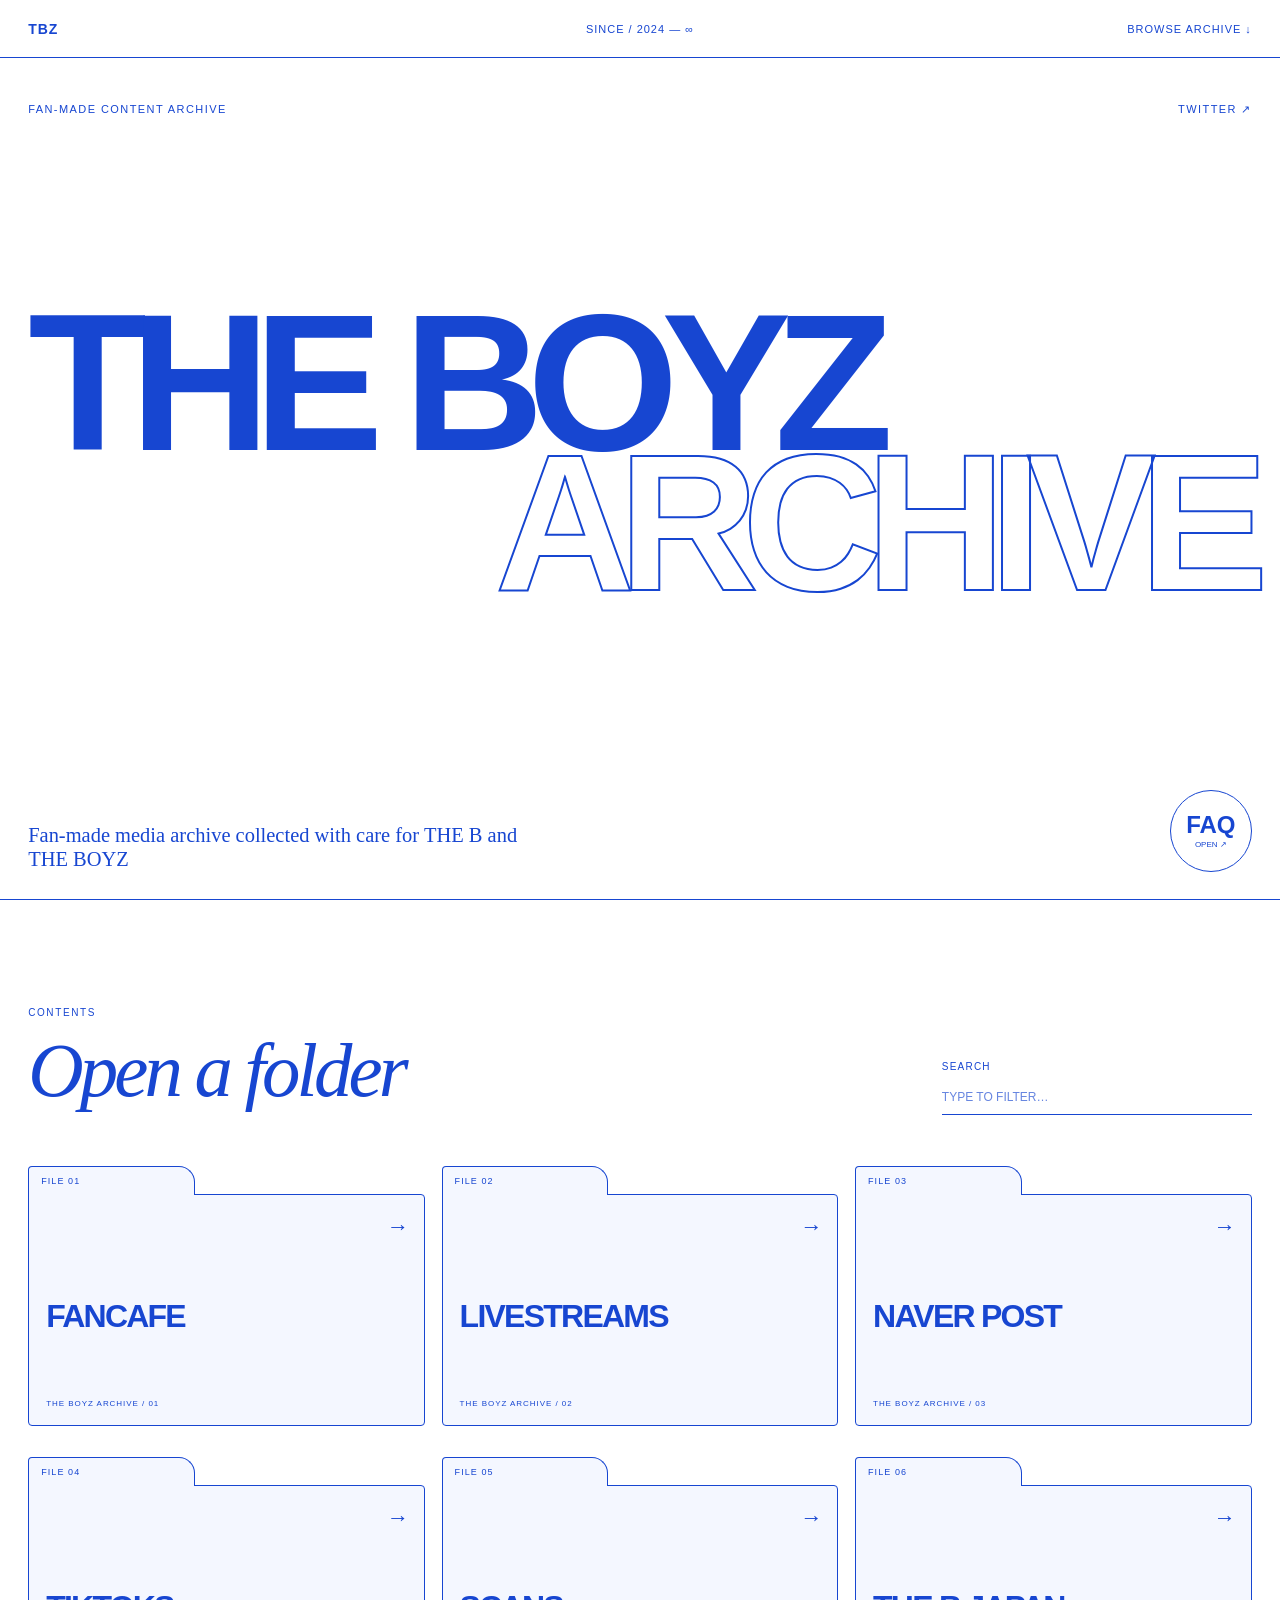
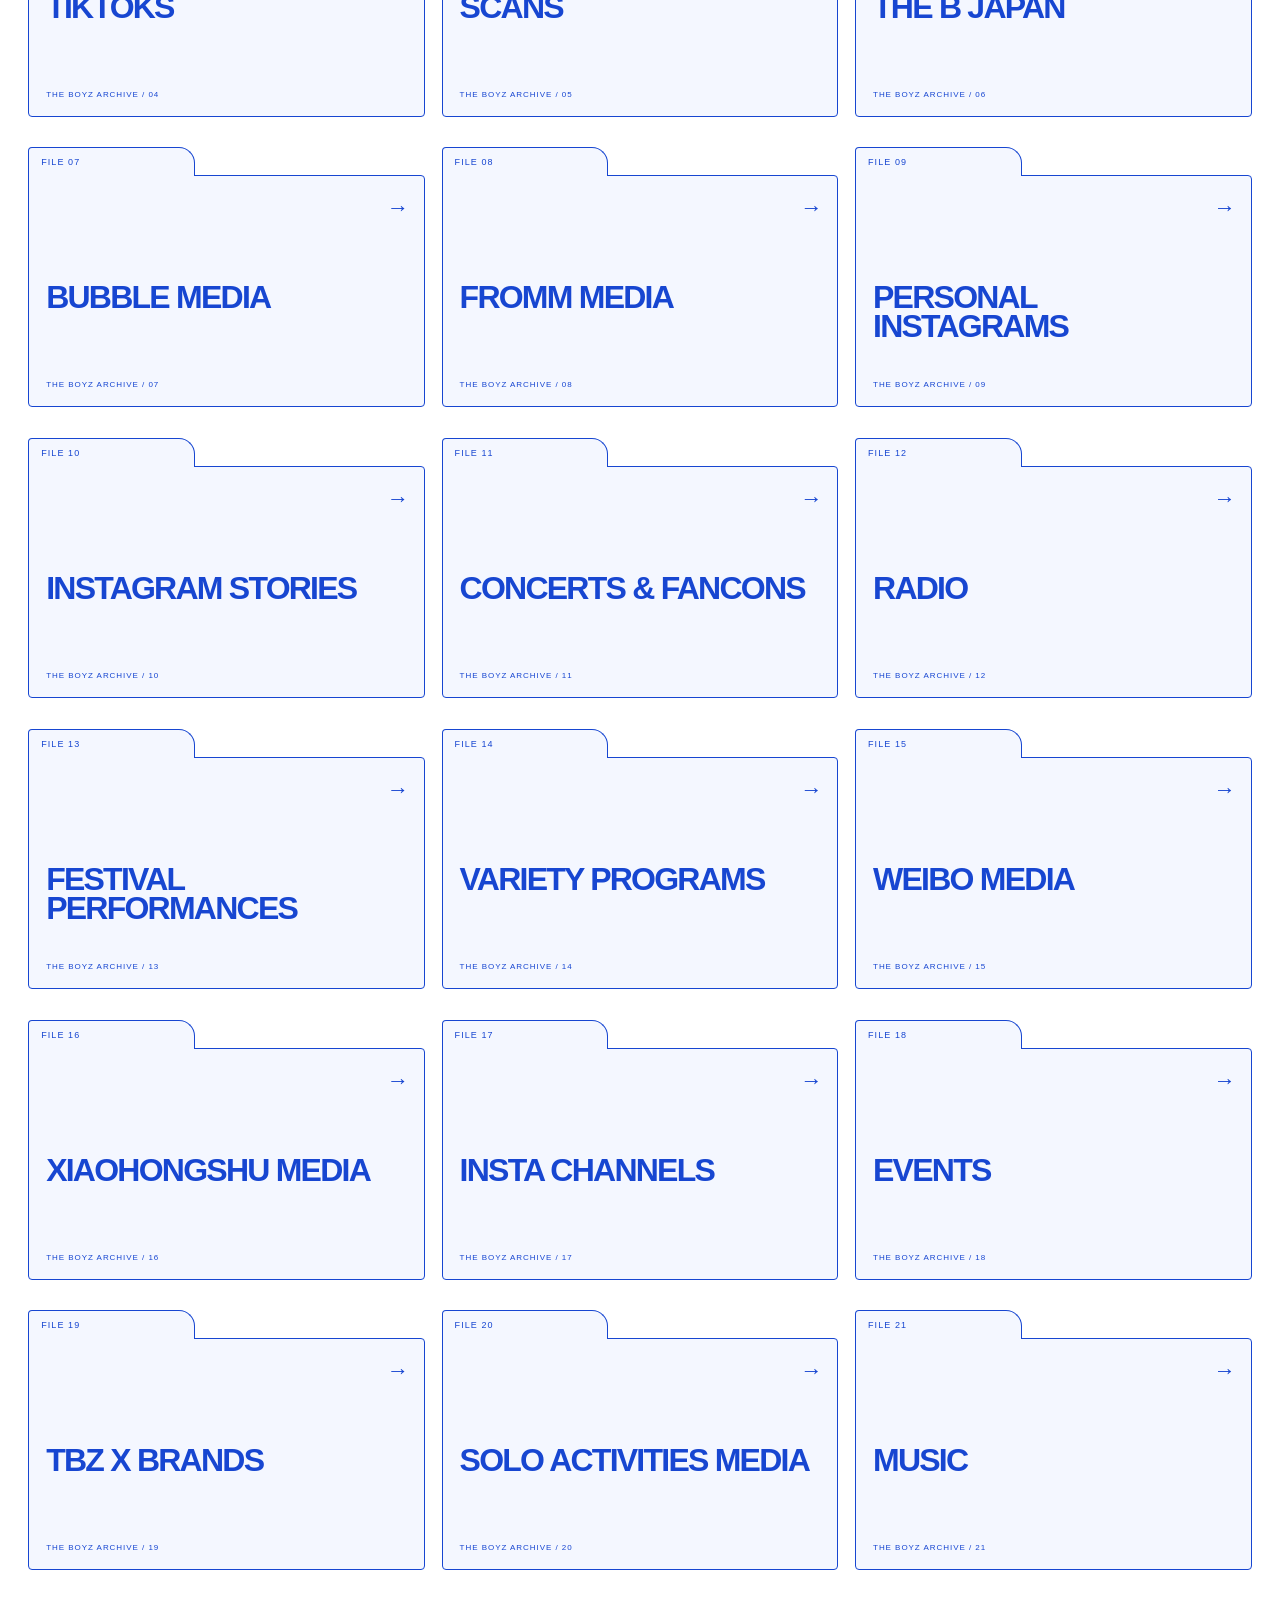
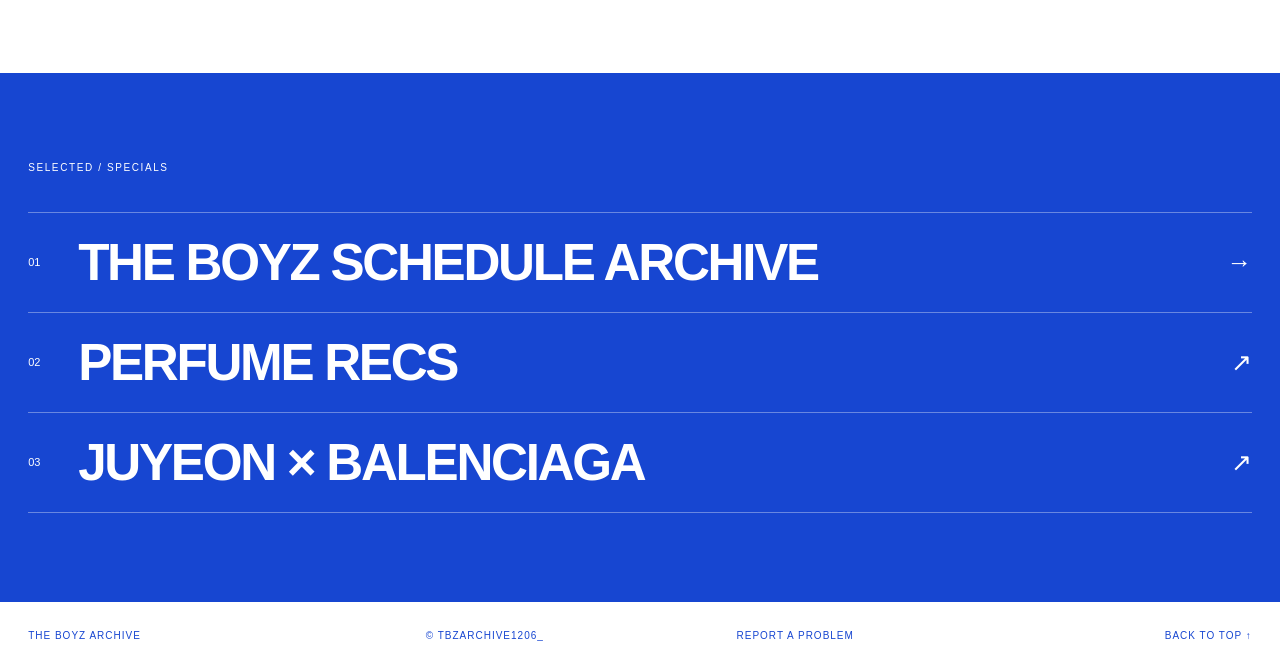
<file: index.html>
<!doctype html>
<html lang="en">
<head>
  <meta charset="utf-8">
  <meta name="viewport" content="width=device-width, initial-scale=1">
  <title>THE BOYZ ARCHIVE</title>
  <meta name="description" content="Fan-made media archive for THE BOYZ and THE B">
  <link rel="icon" type="image/png" href="./icon.png">
  <link rel="apple-touch-icon" href="./icon.png">
  <link rel="stylesheet" href="./styles.css">
</head>
<body>
  <main>
    <header class="topbar">
      <a href="#top" class="mark">TBZ</a>
      <p>SINCE / 2024 — ∞</p>
      <a href="#archive">Browse archive ↓</a>
    </header>

    <section class="hero" id="top">
      <div class="eyebrow">
        <span>FAN-MADE CONTENT ARCHIVE</span>
        <a href="https://x.com/tbzarchive1206_" target="_blank" rel="noreferrer">TWITTER ↗</a>
      </div>
      <h1><span>The Boyz</span><span class="outline">Archive</span></h1>
      <div class="hero-foot">
        <p>Fan-made media archive collected with care for THE B and THE BOYZ</p>
        <a class="issue" href="./faq.html" aria-label="Open frequently asked questions"><b>FAQ</b><span>OPEN ↗</span></a>
      </div>
    </section>

    <section class="archive" id="archive">
      <div class="section-head">
        <div><span class="kicker">CONTENTS</span><h2>Open a folder</h2></div>
        <label class="search">Search <input id="search" placeholder="TYPE TO FILTER…" aria-label="Search archive"></label>
      </div>
      <div class="folder-grid" id="folders"></div>
      <p class="empty" id="empty" hidden>No folder found. Try another keyword.</p>
    </section>

    <section class="specials">
      <span class="kicker">SELECTED / SPECIALS</span>
      <div class="special-row">
        <a href="https://tbzarchive1206.github.io/schedule-archive/"><span>01</span><b>THE BOYZ SCHEDULE ARCHIVE</b><i>→</i></a>
        <a href="https://tbzarchive.straw.page/perfumearchive" target="_blank" rel="noreferrer"><span>02</span><b>Perfume Recs</b><i>↗</i></a>
        <a href="https://tbzarchive.straw.page/juyeonbalenciaga" target="_blank" rel="noreferrer"><span>03</span><b>Juyeon × Balenciaga</b><i>↗</i></a>
      </div>
    </section>

    <footer>
      <p>THE BOYZ ARCHIVE</p>
      <p>© TBZARCHIVE1206_</p>
      <a href="./report-a-problem.html">Report a problem</a>
      <a href="#top">Back to top ↑</a>
    </footer>
  </main>
  <script src="./app.js"></script>
</body>
</html>
</file>
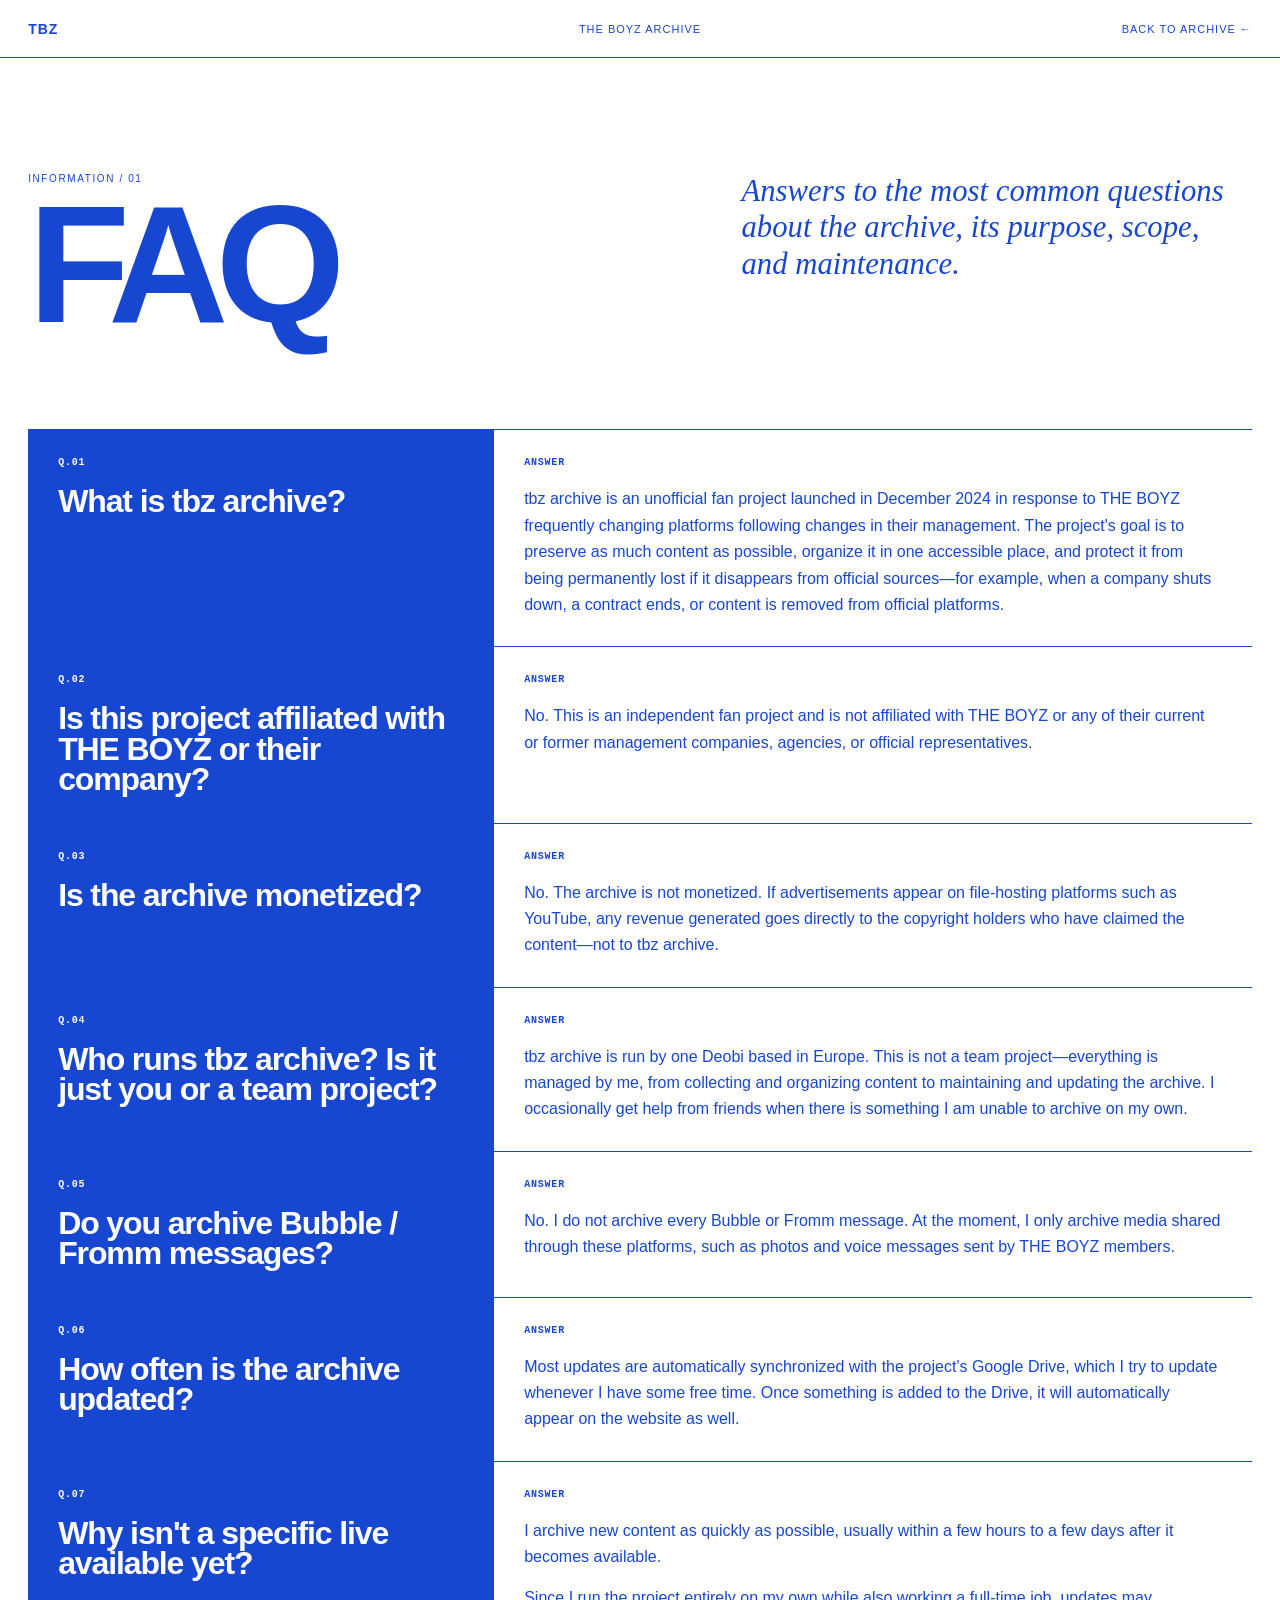
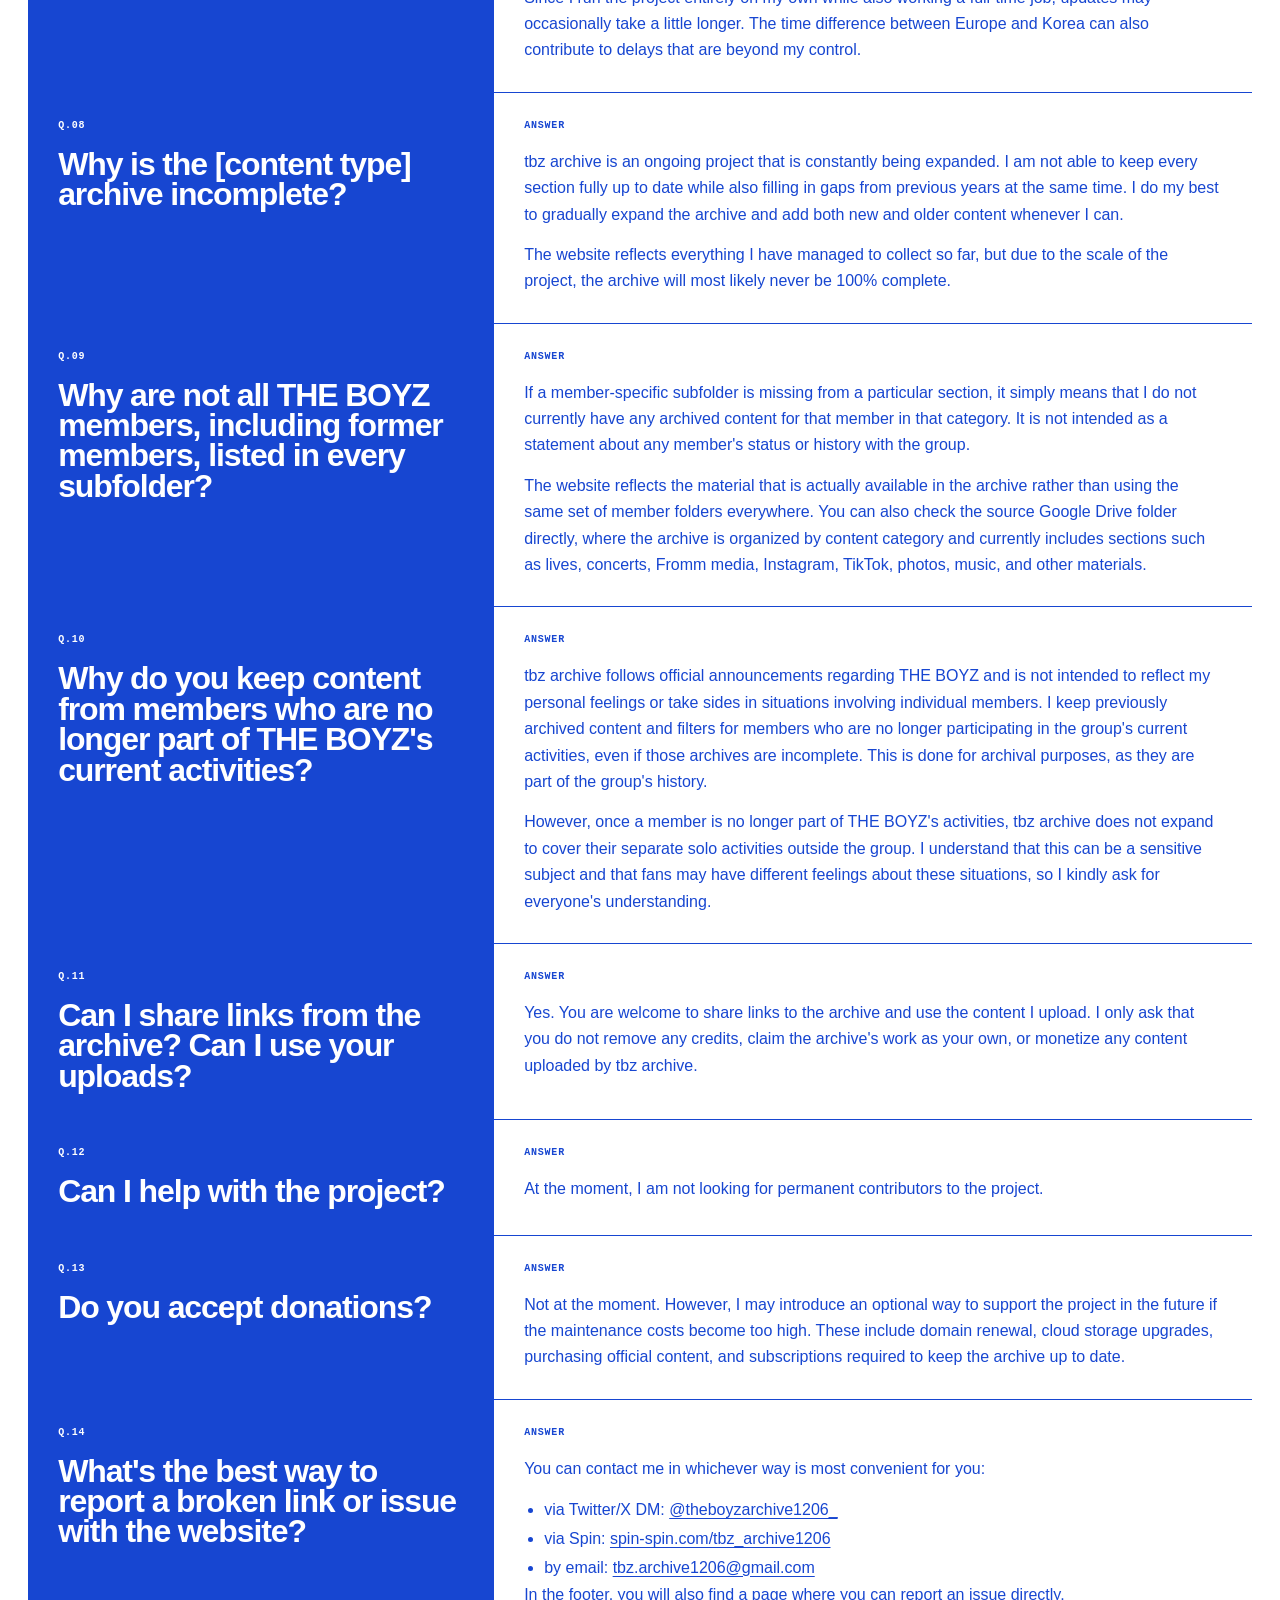
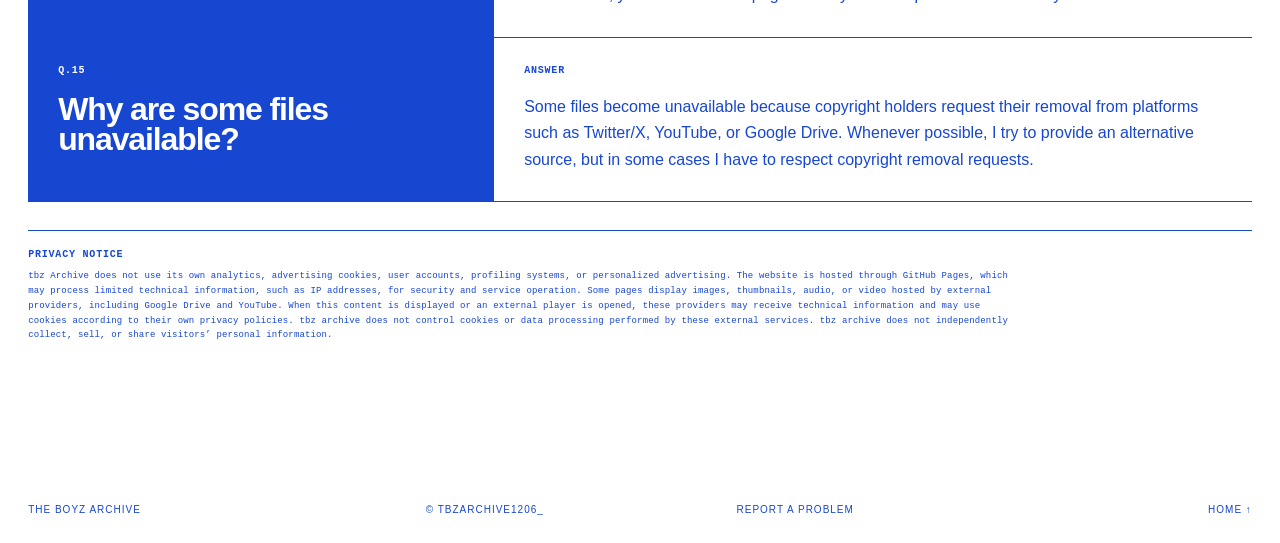
<file: faq.html>
<!doctype html>
<html lang="en">
<head>
  <meta charset="utf-8">
  <meta name="viewport" content="width=device-width, initial-scale=1">
  <title>FAQ — THE BOYZ ARCHIVE</title>
  <meta name="description" content="Frequently asked questions about THE BOYZ ARCHIVE">
  <link rel="icon" type="image/png" href="./icon.png">
  <link rel="apple-touch-icon" href="./icon.png">
  <link rel="stylesheet" href="./styles.css">
  <style>
    .faq-list { border-top: 1px solid currentColor; }
    .faq-item { display: grid; grid-template-columns: minmax(230px, 38%) 1fr; border-bottom: 1px solid currentColor; }
    .faq-question, .faq-answer { padding: 28px 30px; }
    .faq-question { background: var(--blue, #1746d1); color: #fff; }
    .faq-answer { border-left: 1px solid currentColor; }
    .faq-label { display: block; margin-bottom: 18px; font: 700 10px/1 "Courier New", monospace; letter-spacing: .08em; }
    .faq-question h2 { margin: 0; font: 800 clamp(22px, 2.5vw, 38px)/.95 "Arial Narrow", Arial, sans-serif; letter-spacing: -.035em; }
    .faq-answer p { margin: 0 0 14px; line-height: 1.65; }
    .faq-answer p:last-child { margin-bottom: 0; }
    .faq-answer ul { margin: 14px 0 0; padding-left: 20px; line-height: 1.8; }
    .faq-answer a { text-decoration: underline; text-underline-offset: 3px; }
    .privacy-notice { margin-top: 28px; padding: 18px 0; border-top: 1px solid currentColor; font: 9px/1.65 "Courier New", monospace; letter-spacing: .015em; }
    .privacy-notice h2 { margin: 0 0 8px; font: 700 10px/1.2 "Courier New", monospace; letter-spacing: .08em; text-transform: uppercase; }
    .privacy-notice p { margin: 0; max-width: 980px; }
    .privacy-notice a { text-decoration: underline; text-underline-offset: 2px; }
    @media (max-width: 720px) {
      .faq-item { grid-template-columns: 1fr; }
      .faq-question, .faq-answer { padding: 22px 15px; }
      .faq-answer { border-left: 0; }
      .faq-question h2 { font-size: 27px; }
    }
  </style>
</head>
<body class="subpage">
  <header class="topbar">
    <a href="./index.html" class="mark">TBZ</a>
    <p>THE BOYZ ARCHIVE</p>
    <a href="./index.html#archive">Back to archive ←</a>
  </header>
  <main class="subpage-main">
    <div class="subpage-header">
      <div><span class="subpage-kicker">INFORMATION / 01</span><h1>FAQ</h1></div>
      <p class="subpage-intro">Answers to the most common questions about the archive, its purpose, scope, and maintenance.</p>
    </div>
    <section class="content-card faq-list" aria-label="Frequently asked questions">
      <article class="faq-item">
        <div class="faq-question"><span class="faq-label">Q.01</span><h2>What is tbz archive?</h2></div>
        <div class="faq-answer"><span class="faq-label">ANSWER</span><p>tbz archive is an unofficial fan project launched in December 2024 in response to THE BOYZ frequently changing platforms following changes in their management. The project's goal is to preserve as much content as possible, organize it in one accessible place, and protect it from being permanently lost if it disappears from official sources—for example, when a company shuts down, a contract ends, or content is removed from official platforms.</p></div>
      </article>
      <article class="faq-item">
        <div class="faq-question"><span class="faq-label">Q.02</span><h2>Is this project affiliated with THE BOYZ or their company?</h2></div>
        <div class="faq-answer"><span class="faq-label">ANSWER</span><p>No. This is an independent fan project and is not affiliated with THE BOYZ or any of their current or former management companies, agencies, or official representatives.</p></div>
      </article>
      <article class="faq-item">
        <div class="faq-question"><span class="faq-label">Q.03</span><h2>Is the archive monetized?</h2></div>
        <div class="faq-answer"><span class="faq-label">ANSWER</span><p>No. The archive is not monetized. If advertisements appear on file-hosting platforms such as YouTube, any revenue generated goes directly to the copyright holders who have claimed the content—not to tbz archive.</p></div>
      </article>
      <article class="faq-item">
        <div class="faq-question"><span class="faq-label">Q.04</span><h2>Who runs tbz archive? Is it just you or a team project?</h2></div>
        <div class="faq-answer"><span class="faq-label">ANSWER</span><p>tbz archive is run by one Deobi based in Europe. This is not a team project—everything is managed by me, from collecting and organizing content to maintaining and updating the archive. I occasionally get help from friends when there is something I am unable to archive on my own.</p></div>
      </article>
      <article class="faq-item">
        <div class="faq-question"><span class="faq-label">Q.05</span><h2>Do you archive Bubble / Fromm messages?</h2></div>
        <div class="faq-answer"><span class="faq-label">ANSWER</span><p>No. I do not archive every Bubble or Fromm message. At the moment, I only archive media shared through these platforms, such as photos and voice messages sent by THE BOYZ members.</p></div>
      </article>
      <article class="faq-item">
        <div class="faq-question"><span class="faq-label">Q.06</span><h2>How often is the archive updated?</h2></div>
        <div class="faq-answer"><span class="faq-label">ANSWER</span><p>Most updates are automatically synchronized with the project's Google Drive, which I try to update whenever I have some free time. Once something is added to the Drive, it will automatically appear on the website as well.</p></div>
      </article>
      <article class="faq-item">
        <div class="faq-question"><span class="faq-label">Q.07</span><h2>Why isn't a specific live available yet?</h2></div>
        <div class="faq-answer"><span class="faq-label">ANSWER</span><p>I archive new content as quickly as possible, usually within a few hours to a few days after it becomes available.</p><p>Since I run the project entirely on my own while also working a full-time job, updates may occasionally take a little longer. The time difference between Europe and Korea can also contribute to delays that are beyond my control.</p></div>
      </article>
      <article class="faq-item">
        <div class="faq-question"><span class="faq-label">Q.08</span><h2>Why is the [content type] archive incomplete?</h2></div>
        <div class="faq-answer"><span class="faq-label">ANSWER</span><p>tbz archive is an ongoing project that is constantly being expanded. I am not able to keep every section fully up to date while also filling in gaps from previous years at the same time. I do my best to gradually expand the archive and add both new and older content whenever I can.</p><p>The website reflects everything I have managed to collect so far, but due to the scale of the project, the archive will most likely never be 100% complete.</p></div>
      </article>
      <article class="faq-item">
        <div class="faq-question"><span class="faq-label">Q.09</span><h2>Why are not all THE BOYZ members, including former members, listed in every subfolder?</h2></div>
        <div class="faq-answer"><span class="faq-label">ANSWER</span><p>If a member-specific subfolder is missing from a particular section, it simply means that I do not currently have any archived content for that member in that category. It is not intended as a statement about any member's status or history with the group.</p><p>The website reflects the material that is actually available in the archive rather than using the same set of member folders everywhere. You can also check the source Google Drive folder directly, where the archive is organized by content category and currently includes sections such as lives, concerts, Fromm media, Instagram, TikTok, photos, music, and other materials.</p></div>
      </article>
      <article class="faq-item">
        <div class="faq-question"><span class="faq-label">Q.10</span><h2>Why do you keep content from members who are no longer part of THE BOYZ's current activities?</h2></div>
        <div class="faq-answer"><span class="faq-label">ANSWER</span><p>tbz archive follows official announcements regarding THE BOYZ and is not intended to reflect my personal feelings or take sides in situations involving individual members. I keep previously archived content and filters for members who are no longer participating in the group's current activities, even if those archives are incomplete. This is done for archival purposes, as they are part of the group's history.</p><p>However, once a member is no longer part of THE BOYZ's activities, tbz archive does not expand to cover their separate solo activities outside the group. I understand that this can be a sensitive subject and that fans may have different feelings about these situations, so I kindly ask for everyone's understanding.</p></div>
      </article>
      <article class="faq-item">
        <div class="faq-question"><span class="faq-label">Q.11</span><h2>Can I share links from the archive? Can I use your uploads?</h2></div>
        <div class="faq-answer"><span class="faq-label">ANSWER</span><p>Yes. You are welcome to share links to the archive and use the content I upload. I only ask that you do not remove any credits, claim the archive's work as your own, or monetize any content uploaded by tbz archive.</p></div>
      </article>
      <article class="faq-item">
        <div class="faq-question"><span class="faq-label">Q.12</span><h2>Can I help with the project?</h2></div>
        <div class="faq-answer"><span class="faq-label">ANSWER</span><p>At the moment, I am not looking for permanent contributors to the project.</p></div>
      </article>
      <article class="faq-item">
        <div class="faq-question"><span class="faq-label">Q.13</span><h2>Do you accept donations?</h2></div>
        <div class="faq-answer"><span class="faq-label">ANSWER</span><p>Not at the moment. However, I may introduce an optional way to support the project in the future if the maintenance costs become too high. These include domain renewal, cloud storage upgrades, purchasing official content, and subscriptions required to keep the archive up to date.</p></div>
      </article>
      <article class="faq-item">
        <div class="faq-question"><span class="faq-label">Q.14</span><h2>What's the best way to report a broken link or issue with the website?</h2></div>
        <div class="faq-answer"><span class="faq-label">ANSWER</span><p>You can contact me in whichever way is most convenient for you:</p><ul><li>via Twitter/X DM: <a href="https://x.com/theboyzarchive1206_" target="_blank" rel="noopener noreferrer">@theboyzarchive1206_</a></li><li>via Spin: <a href="https://spin-spin.com/tbz_archive1206" target="_blank" rel="noopener noreferrer">spin-spin.com/tbz_archive1206</a></li><li>by email: <a href="mailto:tbz.archive1206@gmail.com">tbz.archive1206@gmail.com</a></li></ul><p>In the footer, you will also find a page where you can report an issue directly.</p></div>
      </article>
      <article class="faq-item">
        <div class="faq-question"><span class="faq-label">Q.15</span><h2>Why are some files unavailable?</h2></div>
        <div class="faq-answer"><span class="faq-label">ANSWER</span><p>Some files become unavailable because copyright holders request their removal from platforms such as Twitter/X, YouTube, or Google Drive. Whenever possible, I try to provide an alternative source, but in some cases I have to respect copyright removal requests.</p></div>
      </article>
    </section>
    <aside class="privacy-notice" aria-labelledby="privacy-notice-title">
      <h2 id="privacy-notice-title">Privacy notice</h2>
      <p>tbz Archive does not use its own analytics, advertising cookies, user accounts, profiling systems, or personalized advertising. The website is hosted through GitHub Pages, which may process limited technical information, such as IP addresses, for security and service operation. Some pages display images, thumbnails, audio, or video hosted by external providers, including Google Drive and YouTube. When this content is displayed or an external player is opened, these providers may receive technical information and may use cookies according to their own privacy policies. tbz archive does not control cookies or data processing performed by these external services. tbz archive does not independently collect, sell, or share visitors’ personal information.</p>
    </aside>
  </main>
  <footer>
    <p>THE BOYZ ARCHIVE</p>
    <p>© TBZARCHIVE1206_</p>
    <a href="./report-a-problem.html">Report a problem</a>
    <a href="./index.html">Home ↑</a>
  </footer>
</body>
</html>
</file>
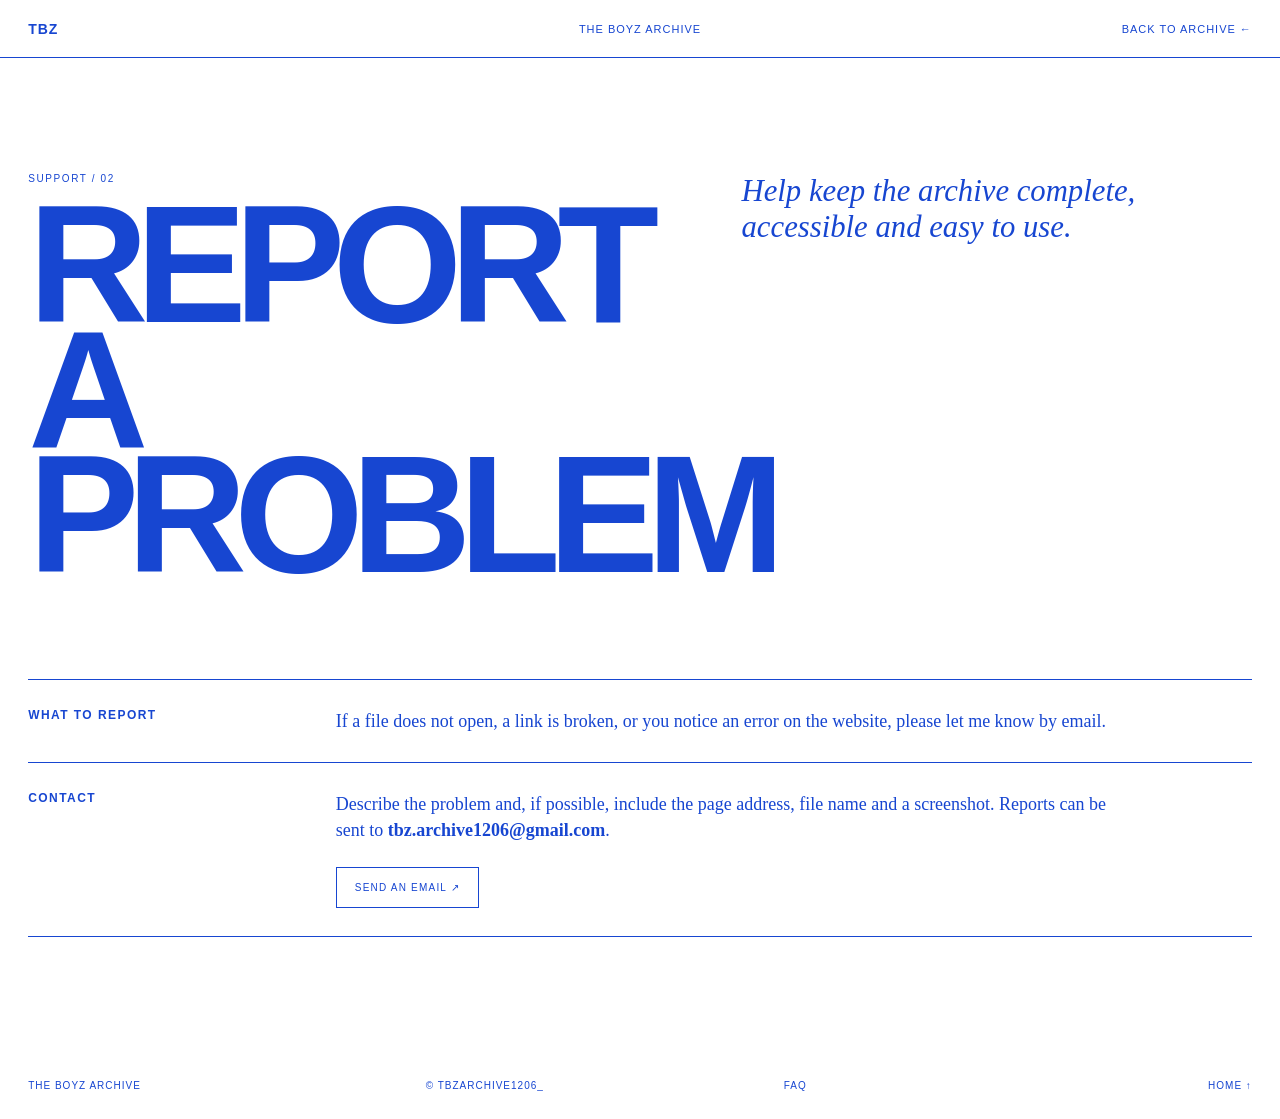
<file: report-a-problem.html>
<!doctype html>
<html lang="en">
<head>
  <meta charset="utf-8">
  <meta name="viewport" content="width=device-width, initial-scale=1">
  <title>Report a problem — THE BOYZ ARCHIVE</title>
  <meta name="description" content="Report broken files or website errors in THE BOYZ ARCHIVE">
  <link rel="icon" type="image/png" href="./icon.png">
  <link rel="apple-touch-icon" href="./icon.png">
  <link rel="stylesheet" href="./styles.css">
</head>
<body class="subpage">
  <header class="topbar">
    <a href="./index.html" class="mark">TBZ</a>
    <p>THE BOYZ ARCHIVE</p>
    <a href="./index.html#archive">Back to archive ←</a>
  </header>
  <main class="subpage-main">
    <div class="subpage-header">
      <div><span class="subpage-kicker">SUPPORT / 02</span><h1>Report a problem</h1></div>
      <p class="subpage-intro">Help keep the archive complete, accessible and easy to use.</p>
    </div>
    <section class="content-card" aria-label="Problem reporting information">
      <article class="content-row">
        <h2>What to report</h2>
        <p>If a file does not open, a link is broken, or you notice an error on the website, please let me know by email.</p>
      </article>
      <article class="content-row">
        <h2>Contact</h2>
        <div>
          <p>Describe the problem and, if possible, include the page address, file name and a screenshot. Reports can be sent to <a href="mailto:tbz.archive1206@gmail.com"><strong>tbz.archive1206@gmail.com</strong></a>.</p>
          <a class="mail-button" href="mailto:tbz.archive1206@gmail.com?subject=TBZ%20Archive%20%E2%80%94%20problem%20report">Send an email ↗</a>
        </div>
      </article>
    </section>
  </main>
  <footer>
    <p>THE BOYZ ARCHIVE</p>
    <p>© TBZARCHIVE1206_</p>
    <a href="./faq.html">FAQ</a>
    <a href="./index.html">Home ↑</a>
  </footer>
</body>
</html>
</file>
<file: styles.css>
:root {
  --ink: #1746d1;
  --paper: #fff;
  --folder: #f4f7ff;
}

* { box-sizing: border-box; }
html { scroll-behavior: smooth; }
body { margin: 0; background: var(--paper); color: var(--ink); font-family: Arial, Helvetica, sans-serif; }
a { color: inherit; text-decoration: none; }

.topbar {
  height: 58px;
  padding: 0 2.2vw;
  display: grid;
  grid-template-columns: 1fr 1fr 1fr;
  align-items: center;
  border-bottom: 1px solid var(--ink);
  font-size: 11px;
  text-transform: uppercase;
  letter-spacing: .09em;
}
.topbar p { margin: 0; text-align: center; }
.topbar > a:last-child { text-align: right; }
.mark { font-weight: 900; font-size: 14px; }

.hero {
  min-height: calc(100vh - 58px);
  padding: 5vh 2.2vw 3vh;
  display: flex;
  flex-direction: column;
  justify-content: space-between;
  border-bottom: 1px solid var(--ink);
  overflow: hidden;
}
.eyebrow { display: flex; justify-content: space-between; font-size: 11px; text-transform: uppercase; letter-spacing: .13em; }
.hero h1 { margin: 0; letter-spacing: -.087em; text-transform: uppercase; font-size: clamp(5rem, 15.2vw, 15rem); line-height: .72; font-weight: 900; }
.hero h1 span { display: block; }
.hero h1 .outline { color: var(--paper); -webkit-text-stroke: 2px var(--ink); text-align: right; }
.hero-foot { display: flex; align-items: end; justify-content: space-between; }
.hero-foot p { width: min(530px, 60vw); font-family: Georgia, serif; font-size: clamp(17px, 1.6vw, 25px); line-height: 1.2; margin: 0; }
.issue { border: 1px solid var(--ink); width: 82px; height: 82px; border-radius: 50%; display: grid; place-content: center; gap: 2px; text-align: center; font-size: 8px; line-height: 1.1; transition: background .2s ease, color .2s ease, transform .2s ease; }
.issue b { font-size: 24px; }
.issue:hover, .issue:focus-visible { background: var(--ink); color: var(--paper); transform: rotate(5deg); }

.archive { padding: 8vw 2.2vw; }
.section-head { display: flex; justify-content: space-between; align-items: end; margin-bottom: 4vw; }
.kicker { font-size: 10px; letter-spacing: .16em; }
.section-head h2 { margin: .4rem 0 0; font-family: Georgia, serif; font-weight: 400; font-style: italic; font-size: clamp(42px, 6vw, 90px); letter-spacing: -.05em; }
.search { font-size: 10px; text-transform: uppercase; letter-spacing: .12em; }
.search input { display: block; margin-top: 8px; width: min(310px, 40vw); border: 0; border-bottom: 1px solid var(--ink); background: transparent; padding: 10px 0; color: var(--ink); font: 12px Arial, sans-serif; outline: 0; }
.search input::placeholder { color: var(--ink); opacity: .65; }

.folder-grid { display: grid; grid-template-columns: repeat(3, minmax(0, 1fr)); gap: 2.4vw 1.3vw; }
.folder { position: relative; min-width: 0; min-height: 260px; padding-top: 28px; transition: transform .2s ease; }
.folder::before { content: ""; position: absolute; inset: 28px 0 0; background: var(--folder); border: 1px solid var(--ink); border-radius: 0 4px 4px 4px; }
.folder-tab { position: absolute; top: 0; left: 0; width: 42%; height: 29px; padding: 9px 12px 0; border: 1px solid var(--ink); border-bottom: 0; border-radius: 4px 16px 0 0; background: var(--folder); font-size: 9px; letter-spacing: .12em; }
.folder-arrow { position: absolute; right: 16px; top: 48px; font-size: 22px; }
.folder-body { position: relative; height: 232px; padding: 108px 18px 18px; display: flex; flex-direction: column; }
.folder h3 { margin: 0; overflow-wrap: anywhere; text-transform: uppercase; font-size: clamp(23px, 2.5vw, 42px); line-height: .9; letter-spacing: -.055em; }
.folder small { margin-top: auto; font-size: 8px; letter-spacing: .12em; }
.folder:hover, .folder:focus-visible { transform: translateY(-8px); color: var(--paper); }
.folder.pending { cursor: default; }
.folder.pending small::after { content: " · LINK SOON"; }
.folder.pending:hover, .folder.pending:focus-visible { transform: none; color: var(--ink); }
.folder:not(.pending):hover::before, .folder:not(.pending):focus-visible::before,
.folder:not(.pending):hover .folder-tab, .folder:not(.pending):focus-visible .folder-tab { background: var(--ink); }
.empty { padding: 5rem 0; font: italic 28px Georgia, serif; }

.specials { background: var(--ink); color: var(--paper); padding: 7vw 2.2vw; }
.specials .kicker { display: block; margin-bottom: 3vw; }
.special-row a { display: grid; grid-template-columns: 50px 1fr 50px; align-items: center; border-top: 1px solid rgba(255,255,255,.35); padding: 20px 0; }
.special-row a:last-child { border-bottom: 1px solid rgba(255,255,255,.35); }
.special-row span, .special-row i { font-size: 11px; font-style: normal; }
.special-row i { text-align: right; font-size: 25px; }
.special-row b { font-size: clamp(25px, 4vw, 62px); text-transform: uppercase; letter-spacing: -.045em; }
.special-row a:hover b { font-family: Georgia, serif; font-style: italic; font-weight: 400; }

footer { padding: 28px 2.2vw; display: grid; grid-template-columns: 1fr 1fr 1fr 1fr; gap: 18px; font-size: 10px; text-transform: uppercase; letter-spacing: .1em; }
footer p { margin: 0; }
footer p:nth-child(2), footer a:nth-child(3) { text-align: center; }
footer a:last-child { text-align: right; }
footer a:hover { text-decoration: underline; }

.subpage { min-height: 100vh; display: flex; flex-direction: column; }
.subpage-main { flex: 1; padding: clamp(55px, 9vw, 135px) 2.2vw; }
.subpage-header { display: grid; grid-template-columns: minmax(0, 1.1fr) minmax(280px, .9fr); gap: 7vw; align-items: start; }
.subpage-kicker { display: block; margin-bottom: 18px; font-size: 10px; letter-spacing: .16em; text-transform: uppercase; }
.subpage h1 { margin: 0; font-size: clamp(68px, 13vw, 190px); line-height: .75; letter-spacing: -.075em; text-transform: uppercase; }
.subpage-intro { margin: 0; max-width: 640px; font: italic clamp(21px, 2.4vw, 38px)/1.18 Georgia, serif; }
.content-card { margin-top: clamp(55px, 8vw, 120px); border-top: 1px solid var(--ink); }
.content-row { display: grid; grid-template-columns: minmax(130px, .28fr) 1fr; gap: 4vw; padding: 28px 0; border-bottom: 1px solid var(--ink); }
.content-row h2 { margin: 0; font-size: 12px; letter-spacing: .12em; text-transform: uppercase; }
.content-row p { max-width: 780px; margin: 0; font: 18px/1.45 Georgia, serif; }
.mail-button { display: inline-flex; margin-top: 24px; padding: 14px 18px; border: 1px solid var(--ink); font-size: 10px; letter-spacing: .12em; text-transform: uppercase; transition: background .2s, color .2s; }
.mail-button:hover, .mail-button:focus-visible { background: var(--ink); color: var(--paper); }

@media (max-width: 800px) {
  .topbar { grid-template-columns: 1fr 1fr; }
  .topbar p { display: none; }
  .hero { min-height: 76vh; }
  .hero h1 { font-size: 20vw; line-height: .78; }
  .hero h1 .outline { text-align: left; -webkit-text-stroke: 1.5px var(--ink); }
  .hero-foot p { width: 70vw; }
  .section-head { display: block; }
  .search { display: block; margin-top: 30px; }
  .search input { width: 100%; }
  .folder-grid { grid-template-columns: repeat(2, minmax(0, 1fr)); }
  .folder { min-height: 220px; }
  .folder-body { height: 192px; padding-top: 70px; }
  .special-row a { grid-template-columns: 34px 1fr 30px; }
  footer { grid-template-columns: 1fr 1fr; }
  footer p:nth-child(2), footer a:nth-child(3), footer a:last-child { text-align: left; }
  footer a:nth-child(even), footer p:nth-child(even) { text-align: right; }
  .subpage-header { grid-template-columns: 1fr; }
}

@media (max-width: 520px) {
  .topbar { height: 52px; padding: 0 16px; font-size: 9px; letter-spacing: .06em; }
  .mark { font-size: 12px; }
  .hero, .archive, .specials, .subpage-main { padding-left: 16px; padding-right: 16px; }
  .hero { min-height: calc(100svh - 52px); padding-top: 22px; padding-bottom: 22px; }
  .eyebrow { font-size: 9px; gap: 16px; align-items: flex-start; }
  .eyebrow a { white-space: nowrap; }
  .hero h1 { font-size: 20vw; line-height: .82; letter-spacing: -.075em; }
  .hero-foot { gap: 20px; }
  .hero-foot p { width: calc(100% - 78px); font-size: 14px; line-height: 1.25; }
  .issue { width: 64px; height: 64px; }
  .issue b { font-size: 20px; }
  .archive { padding-top: 70px; padding-bottom: 70px; }
  .section-head h2 { font-size: 48px; }
  .folder-grid { grid-template-columns: 1fr; gap: 24px; }
  .folder { min-height: 205px; }
  .folder-body { height: 177px; padding: 78px 16px 16px; }
  .folder h3 { font-size: clamp(28px, 10vw, 38px); }
  .specials { padding-top: 70px; padding-bottom: 70px; }
  .special-row a { grid-template-columns: 28px 1fr 24px; padding: 18px 0; }
  .special-row b { font-size: clamp(21px, 7vw, 30px); line-height: .92; }
  .special-row i { font-size: 20px; }
  footer { padding: 24px 16px; font-size: 8px; gap: 14px 10px; }
  .subpage-main { padding-top: 70px; padding-bottom: 70px; }
  .subpage h1 { font-size: 21vw; }
  .subpage-intro { font-size: 21px; }
  .content-row { grid-template-columns: 1fr; gap: 12px; }
  .content-row p { font-size: 16px; }
}

@media (max-width: 360px) {
  .topbar > a:last-child { font-size: 0; }
  .topbar > a:last-child::after { content: "CONTENTS ↓"; font-size: 9px; }
  .eyebrow { letter-spacing: .07em; }
}

@media (hover: none) {
  .folder:hover { transform: none; }
  .special-row a:hover b { font-family: Arial, Helvetica, sans-serif; font-style: normal; font-weight: 700; }
}
</file>
